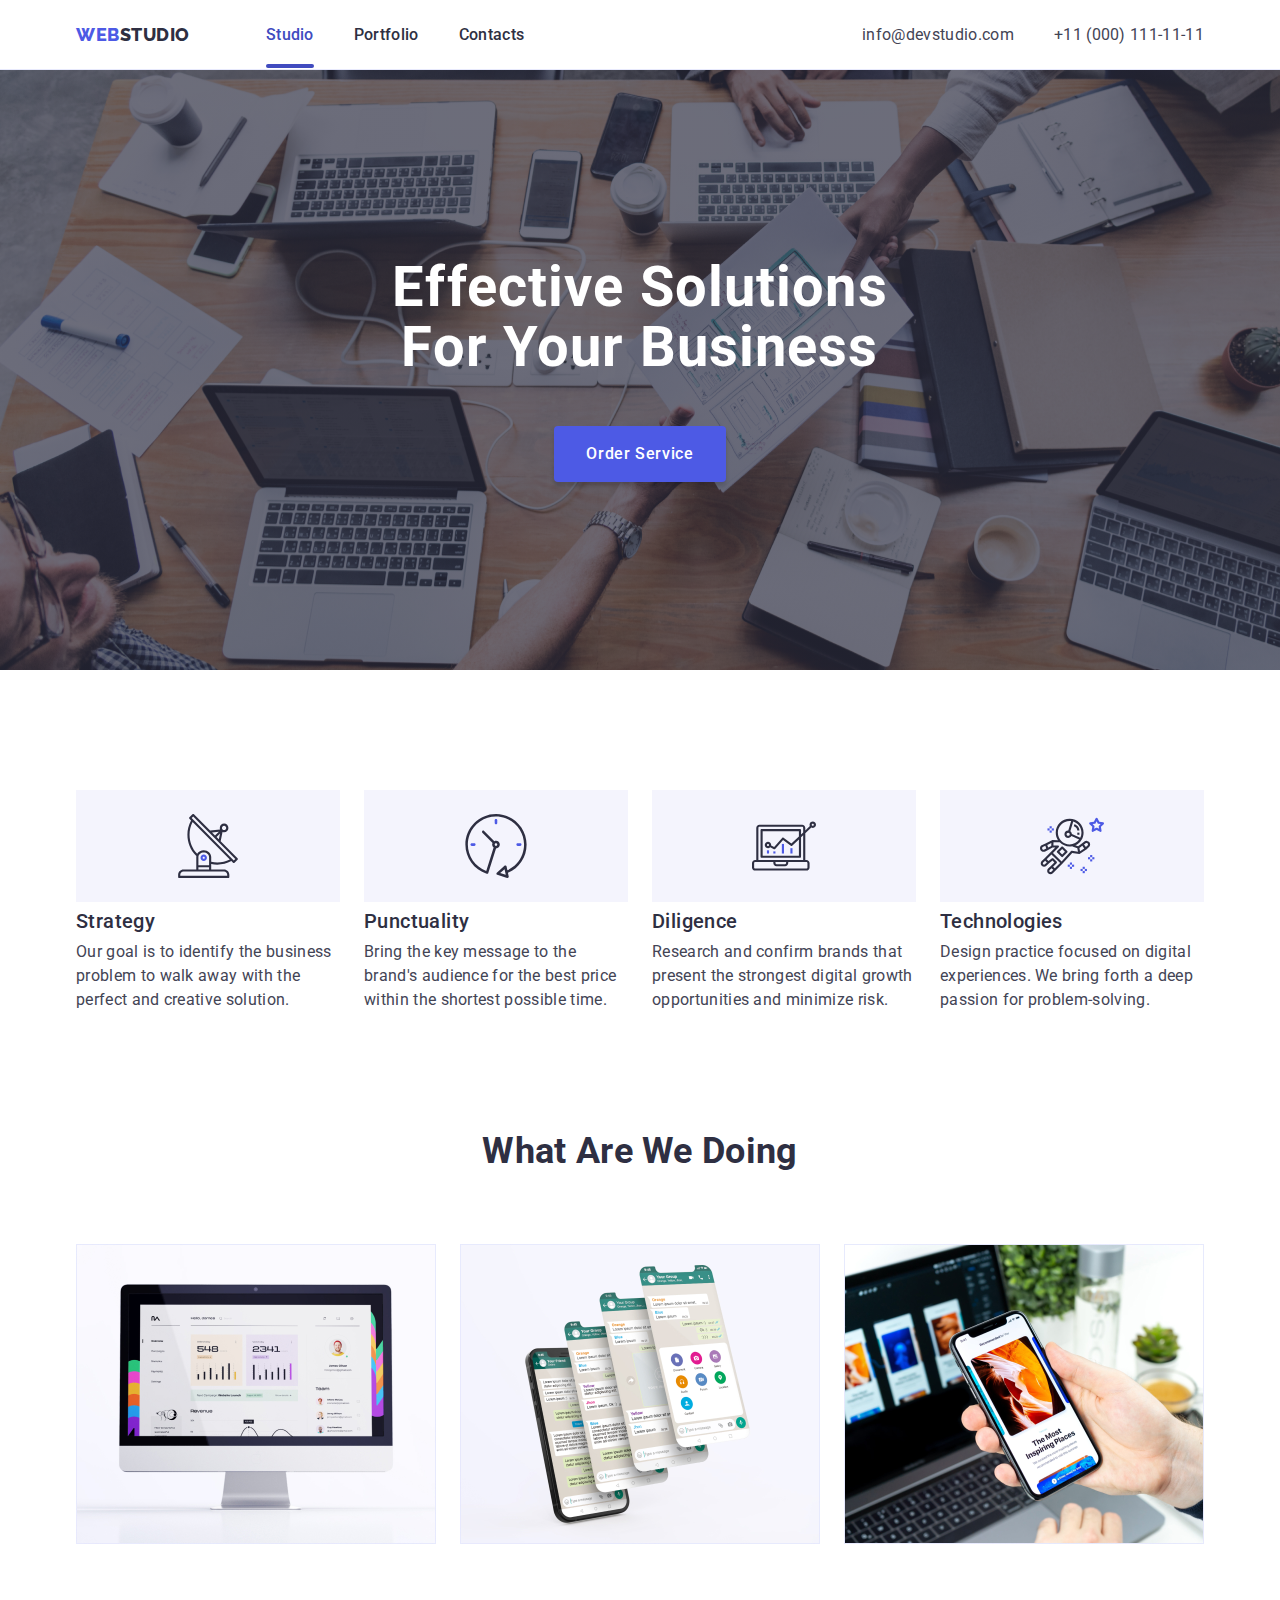
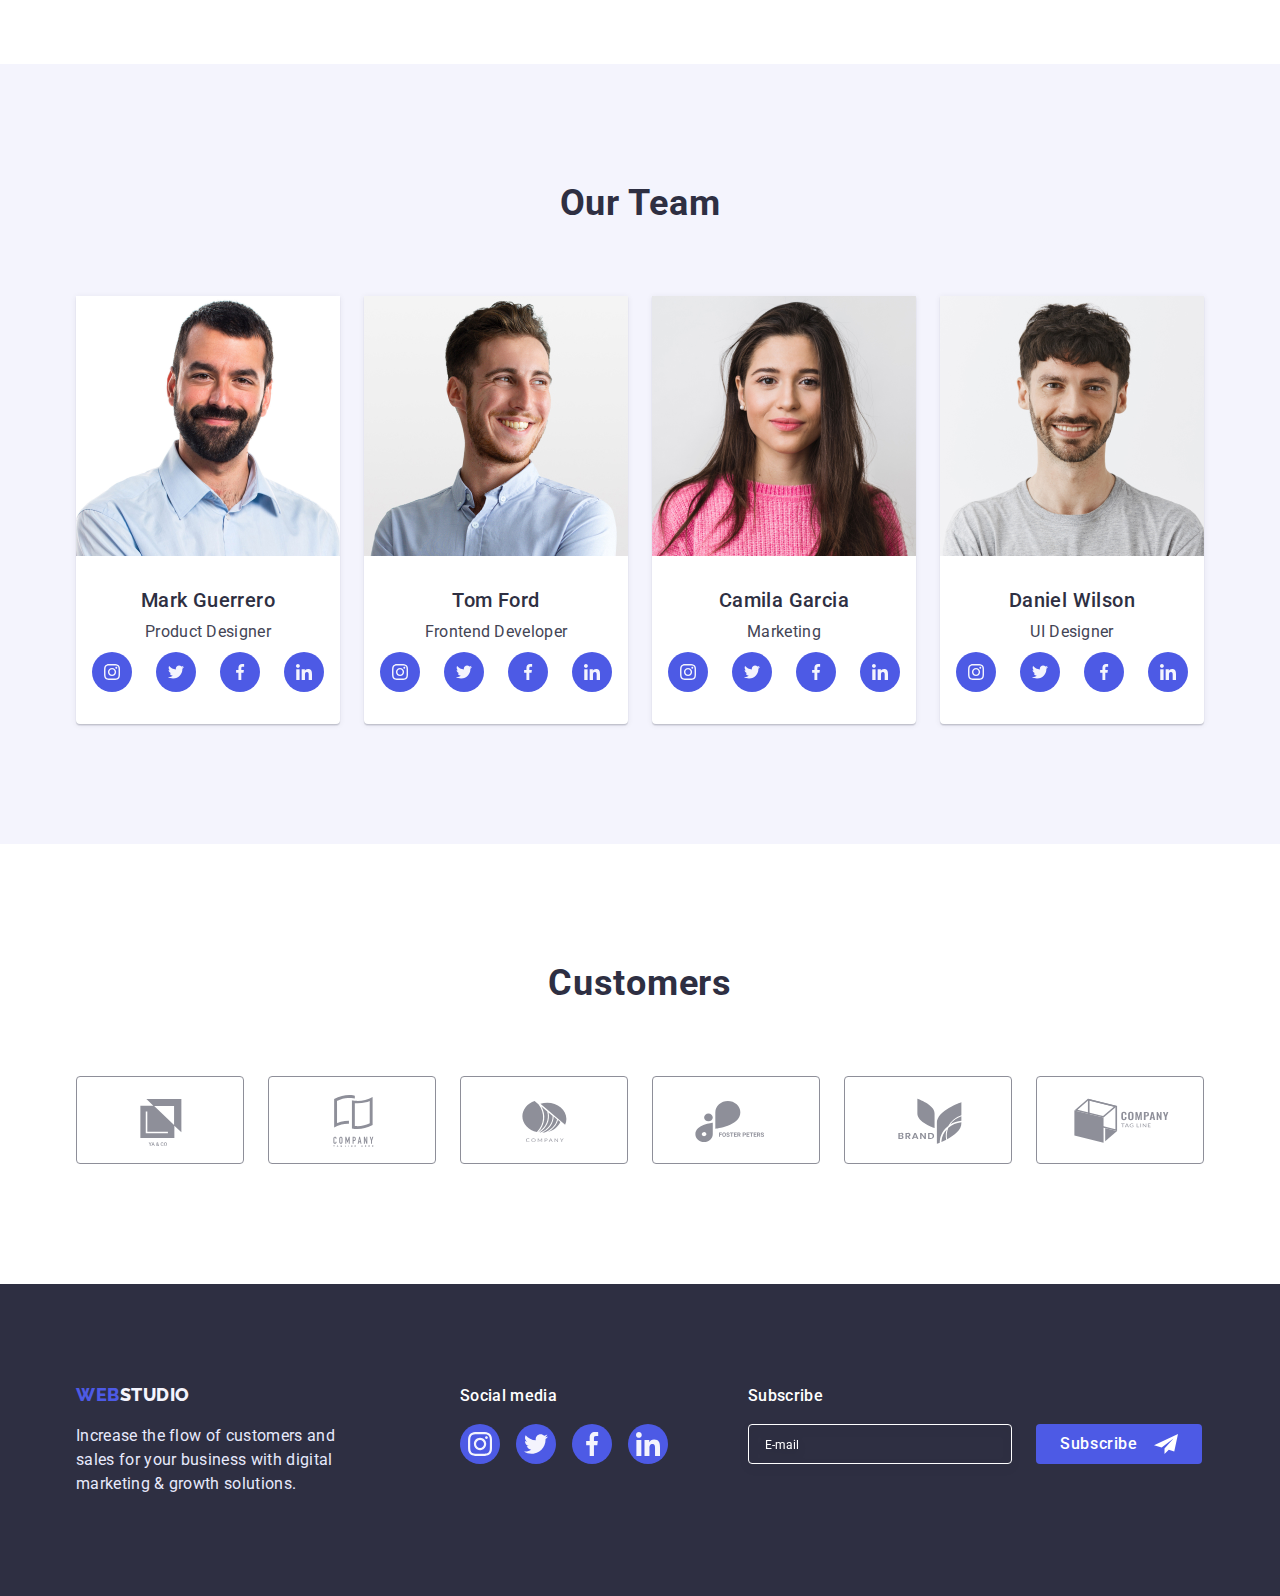
<file: index.html>
<!DOCTYPE html>
<html lang="en">
<head>
    <meta charset="UTF-8">
    <meta http-equiv="X-UA-Compatible" content="IE=edge">
    <meta name="viewport" content="width=device-width, initial-scale=1.0">
    <title>Main Page</title>
    <link rel="preconnect" href="https://fonts.googleapis.com">
    <link rel="preconnect" href="https://fonts.gstatic.com" crossorigin>
    <link href="https://fonts.googleapis.com/css2?family=Raleway:wght@800&family=Roboto:wght@400;500;700;900&display=swap"
        rel="stylesheet">
    <link rel="stylesheet" href="https://cdn.jsdelivr.net/npm/modern-normalize@1.1.0/modern-normalize.min.css">
    <link rel="stylesheet" href="./css/mobile.css">
    <link rel="stylesheet" href="./css/tablet.css">
    <link rel="stylesheet" href="./css/desktop.css">
</head>
<body>
    <!-- HEADER -->
   
     <header class="page-header">

    <!-- navigation -->

      <div class=" page-header-conteiner conteiner">
        <nav class="nav">
            <a class="logo logo-header link" href="#">Web<span class="logo-part">Studio</span></a>
            <ul class="nav-menu list">
                <li class="nav-item"><a class="nav-link link current" href="./index.html">Studio</a></li>
                <li class="nav-item"><a class="nav-link link" href="./portfolio.html">Portfolio</a></li>
                <li class="nav-item"><a class="nav-link link" href="">Contacts</a></li>
            </ul>
          </nav>

    <!-- BURGER-BUTTON -->
        
        <button type="button" class="mobile-menu-open js-open-menu">
            <svg class="mobile-menu-icon" width="32" height="22">
                <use href="./images/icons.svg#menu-hamburger-icon"></use>
            </svg>
        </button>
          
    <!-- contacts -->
    
          <address class="contact-info">
            <ul class="contacts-list list">
                <li class="contacts-item"><a class="contacts-link link" href="mailto:info@devstudio.com">info@devstudio.com</a></li>
                <li class="contacts-item"><a class="contacts-link link" href="tel:+110001111111">+11 (000) 111-11-11</a></li>
            </ul>
        </address>
      </div>
    <!-- MOBILE-MENU -->
    <div class="mobile-menu js-menu-container">
        <div class="conteiner menu-wrapper">
            <button type="button" class="mobile-menu-close js-close-menu">
                <svg class="mobile-menu-close-icon" width="8" height="8">
                    <use href="./images/icons.svg#close-modal"></use>
                </svg>
            </button>
            <ul class="nav-menu-mobile list">
                <li class="nav-mobile-item"><a class="nav-mobile-link link current" href="./index.html">Studio</a></li>
                <li class="nav-mobile-item"><a class="nav-mobile-link link" href="./portfolio.html">Portfolio</a></li>
                <li class="nav-mobile-item"><a class="nav-mobile-link link" href="">Contacts</a></li>
            </ul>
            <div class="mobile-menu-conteiner">
                <ul class="contacts-menu-list list">
                    <li class="contacts-mobile-item"><a class="contacts-mobile-link contacts-current-link link"
                            href="tel:+110001111111">+11 (000) 111-11-11</a></li>
                    <li class="contacts-mobile-item"><a class="contacts-mobile-link link"
                            href="mailto:info@devstudio.com">info@devstudio.com </a></li>
                </ul>
                <ul class="social-mobile-list list">
                    <li class="social-mobile-list-item">
                        <a href="#" class="social-mobile-list-link">
                            <svg class="social-mobile-list-image" width="24" height="24">
                                <use href="./images/icons.svg#instagram"></use>
                            </svg>
                        </a>
                    </li>
                    <li class="social-mobile-list-item">
                        <a href="#" class="social-mobile-list-link">
                            <svg class="social-mobile-list-image" width="24" height="24">
                                <use href="./images/icons.svg#twitter"></use>
                            </svg>
                        </a>
                    </li>
                    <li class="social-mobile-list-item">
                        <a href="#" class="social-mobile-list-link">
                            <svg class="social-mobile-list-image" width="24" height="24">
                                <use href="./images/icons.svg#facebook"></use>
                            </svg>
                        </a>
                    </li>
                    <li class="social-mobile-list-item">
                        <a href="#" class="social-mobile-list-link">
                            <svg class="social-mobile-list-image" width="24" height="24">
                                <use href="./images/icons.svg#linkedin"></use>
                            </svg>
                        </a>
                    </li>
                </ul>
                </div>
            </div>

        </div>
            


    </header>

    <!-- MAIN-CONTENT -->

    <main class="main">
        <!-- SECTION-HERO -->

        <section class="hero">
            <div class="conteiner">
                <h1 class="hero-title">Effective Solutions for Your Business</h1>
                <button class="hero-button" type="button" data-modal-open>Order Service</button>
            </div>
            
        </section>

        <!-- SECTION-ABOUT -->

        <section class="about">
            <div class="conteiner">
                <h2 class="about-title" hidden>about</h2>
            <ul class="about-list list">
                <li class="about-list-item">
                    <div class="about-icon-card">
                        <svg class="about-icon-item" width="64" height="64">
                            <use href="./images/icons.svg#antenna"></use>
                        </svg>
                    </div>
                    <h3 class="about-list-title">Strategy</h3>
                    <p class="about-list-text">Our goal is to identify the business problem to walk away with the perfect and creative solution. </p>
                </li>
                <li class="about-list-item">
                    <div class="about-icon-card">
                        <svg class="about-icon-item" width="64" height="64">
                            <use href="./images/icons.svg#clock"></use>
                        </svg>
                    </div>
                    <h3 class="about-list-title">Punctuality</h3>
                    <p class="about-list-text">Bring the key message to the brand's audience for the best price within the shortest possible time.</p>
                </li>
                <li class="about-list-item">
                    <div class="about-icon-card">
                        <svg class="about-icon-item" width="64" height="64">
                            <use href="./images/icons.svg#diagram"></use>
                        </svg>
                    </div>
                    <h3 class="about-list-title">Diligence</h3>
                    <p class="about-list-text">Research and confirm brands that present the strongest digital growth opportunities and minimize risk.</p>
                </li>
                <li class="about-list-item">
                    <div class="about-icon-card">
                        <svg class="about-icon-item" width="64" height="64">
                            <use href="./images/icons.svg#astronaut"></use>
                        </svg>
                    </div>
                    <h3 class="about-list-title">Technologies</h3>
                    <p class="about-list-text">Design practice focused on digital experiences. We bring forth a deep passion for problem-solving.</p>
                </li>
            </ul>
            </div>
        </section>

        <!-- SECTION OUR WORK -->
        
        <section class="ourwork">
            <div class="conteiner">
                <h2 class="ourwork-title">What are we doing</h2>
            <ul class="ourwork-list list">
                <li class="ourwork-list-item">
                    <picture>
                        <!-- <source srcset="./images/ourwork1.webp 1x, ./images/ourwork1@2x.webp 2x" type="image/webp"> -->
                        <source srcset="./images/ourwork1@2x.jpg 2x" type="image/jpeg">
                        <img class="ourwork-image" src="./images/ourwork1.jpg" alt="Computer" width="360">
                    </picture>
                </li>
                
                <li class="ourwork-list-item">
                    <picture>
                        <!-- <source srcset="./images/ourwork2.webp 1x, ./images/ourwork2@2x.webp 2x" type="image/webp"> -->
                        <source srcset="./images/ourwork2@2x.jpg 2x" type="image/jpeg">
                        <img class="ourwork-image"  src="./images/ourwork2.jpg" alt="Screens" width="360">
                    </picture>
                </li>
                <li class="ourwork-list-item">
                    <picture>
                        <!-- <source srcset="./images/ourwork3.webp 1x, ./images/ourwork3@2x.webp 2x" type="image/webp"> -->
                        <source srcset="./images/ourwork3@2x.jpg 2x" type="image/jpeg">
                        <img class="ourwork-image"  src="./images/ourwork3.jpg" alt="Phone" width="360">
                    </picture>
                </li>
            </ul>
            </div>

        </section>
            
        
        <!-- SECTION-OURTEAM -->

        <section class="ourteam ">
            <div class="ourteam-conteiner conteiner">
                <h2 class="ourteam-title">Our Team</h2>
            <ul class="ourteam-list list">
                <li class="ourteam-card">
                    <picture>
                        <!-- <source srcset="./images/team1.webp 1x, ./images/team1@2x.webp 2x" type="image/webp"> -->
                        <source srcset="./images/team1@2x.jpg 2x" type="image/jpeg">
                        <img class="ourteam-list-image"  src="./images/team1.jpg" alt="Men Mark" width="264">
                    </picture>
                    
                    <div class="ourteam-card-text">
                    <h3 class="ourteam-list-title">Mark Guerrero</h3>
                    <p class="ourteam-list-text">Product Designer</p>
                    <ul class="social-list list">
                        <li class="social-list-item">
                            <a href="#" class="social-list-link">
                                <svg class="social-list-image" width="16" height="16">
                                    <use href="./images/icons.svg#instagram"></use>
                                </svg>
                            </a>
                        </li>
                        <li class="social-list-item">
                            <a href="#" class="social-list-link">
                                <svg class="social-list-image" width="16" height="16">
                                    <use href="./images/icons.svg#twitter"></use>
                                </svg>
                            </a>
                        </li>
                        <li class="social-list-item">
                            <a href="#" class="social-list-link">
                                <svg class="social-list-image" width="16" height="16">
                                    <use href="./images/icons.svg#facebook"></use>
                                </svg>
                            </a>
                        </li>
                        <li class="social-list-item">
                            <a href="#" class="social-list-link">
                                <svg class="social-list-image" width="16" height="16">
                                    <use href="./images/icons.svg#linkedin"></use>
                                </svg>
                            </a>
                        </li>
                    </ul>
                    </div>
                </li>
                <li class="ourteam-card">
                    <picture>
                        <!-- <source srcset="./images/team2.webp 1x, ./images/team2@2x.webp 2x" type="image/webp"> -->
                        <source srcset="./images/team2@2x.jpg 2x" type="image/jpeg">
                        <img class="ourteam-list-image"  src="./images/team2.jpg" alt="Men Tom" width="264">
                    </picture>
                    
                    <div class="ourteam-card-text">
                    <h3 class="ourteam-list-title">Tom Ford</h3>
                    <p class="ourteam-list-text">Frontend Developer</p>
                    <ul class="social-list list">
                        <li class="social-list-item">
                            <a href="#" class="social-list-link">
                                <svg class="social-list-image" width="16" height="16">
                                    <use href="./images/icons.svg#instagram"></use>
                                </svg>
                            </a>
                        </li>
                        <li class="social-list-item">
                            <a href="#" class="social-list-link">
                                <svg class="social-list-image" width="16" height="16">
                                    <use href="./images/icons.svg#twitter"></use>
                                </svg>
                            </a>
                        </li>
                        <li class="social-list-item">
                            <a href="#" class="social-list-link">
                                <svg class="social-list-image" width="16" height="16">
                                    <use href="./images/icons.svg#facebook"></use>
                                </svg>
                            </a>
                        </li>
                        <li class="social-list-item">
                            <a href="#" class="social-list-link">
                                <svg class="social-list-image" width="16" height="16">
                                    <use href="./images/icons.svg#linkedin"></use>
                                </svg>
                            </a>
                        </li>
                    </ul>
                    </div>
                </li>
                <li class="ourteam-card">
                    <picture>
                        <!-- <source srcset="./images/team3.webp 1x, ./images/team3@2x.webp 2x" type="image/webp"> -->
                        <source srcset="./images/team3@2x.jpg 2x" type="image/jpeg">
                        <img class="ourteam-list-image"  src="./images/team3.jpg" alt="Girl Camila" width="264">
                    </picture>
                    
                    <div class="ourteam-card-text">
                    <h3 class="ourteam-list-title">Camila Garcia</h3>
                    <p class="ourteam-list-text">Marketing</p>
                    <ul class="social-list list">
                        <li class="social-list-item">
                            <a href="#" class="social-list-link">
                                <svg class="social-list-image" width="16" height="16">
                                    <use href="./images/icons.svg#instagram"></use>
                                </svg>
                            </a>
                        </li>
                        <li class="social-list-item">
                            <a href="#" class="social-list-link">
                                <svg class="social-list-image" width="16" height="16">
                                    <use href="./images/icons.svg#twitter"></use>
                                </svg>
                            </a>
                        </li>
                        <li class="social-list-item">
                            <a href="#" class="social-list-link">
                                <svg class="social-list-image" width="16" height="16">
                                    <use href="./images/icons.svg#facebook"></use>
                                </svg>
                            </a>
                        </li>
                        <li class="social-list-item">
                            <a href="#" class="social-list-link">
                                <svg class="social-list-image" width="16" height="16">
                                    <use href="./images/icons.svg#linkedin"></use>
                                </svg>
                            </a>
                        </li>
                    </ul>
                    </div>
                </li>
                <li class="ourteam-card">
                    <picture>
                        <!-- <source srcset="./images/team4.webp 1x, ./images/team4@2x.webp 2x" type="image/webp"> -->
                        <source srcset="./images/team4@2x.jpg 2x" type="image/jpeg">
                        <img class="ourteam-list-image"  src="./images/team4.jpg" alt="Men Daniel" width="264">
                    </picture>
                    
                    <div class="ourteam-card-text">
                    <h3 class="ourteam-list-title">Daniel Wilson</h3>
                    <p class="ourteam-list-text">UI Designer</p>
                    <ul class="social-list list">
                        <li class="social-list-item">
                            <a href="#" class="social-list-link">
                                <svg class="social-list-image" width="16" height="16">
                                    <use href="./images/icons.svg#instagram"></use>
                                </svg>
                            </a>
                        </li>
                        <li class="social-list-item">
                            <a href="#" class="social-list-link">
                                <svg class="social-list-image" width="16" height="16">
                                    <use href="./images/icons.svg#twitter"></use>
                                </svg>
                            </a>
                        </li>
                        <li class="social-list-item">
                            <a href="#" class="social-list-link">
                                <svg class="social-list-image" width="16" height="16">
                                    <use href="./images/icons.svg#facebook"></use>
                                </svg>
                            </a>
                        </li>
                        <li class="social-list-item">
                            <a href="#" class="social-list-link">
                                <svg class="social-list-image" width="16" height="16">
                                    <use href="./images/icons.svg#linkedin"></use>
                                </svg>
                            </a>
                        </li>
                    </ul>
                    </div>
                </li>
            </ul>
            </div>
        </section>

        <!-- SECTION CUSTOMERS -->

        <section class="customers ">
            <div class="customers-conteiner conteiner">
                <h2 class="customers-title">Customers</h2>
            <ul class="customers-list list">
                <li class="customers-list-item">
                    <a href="#" class="customers-item-link">
                        <svg class="customers-item-image" width="104" height="56">
                            <use href="./images/icons.svg#Logo"></use>
                        </svg>
                    </a>
                </li>
                <li class="customers-list-item">
                    <a href="#" class="customers-item-link">
                        <svg class="customers-item-image" width="104" height="56">
                            <use href="./images/icons.svg#Logo2"></use>
                        </svg>
                    </a>
                </li>
                <li class="customers-list-item">
                    <a href="#" class="customers-item-link">
                        <svg class="customers-item-image" width="104" height="56">
                            <use href="./images/icons.svg#Logo3"></use>
                        </svg>
                    </a>
                </li>
                <li class="customers-list-item">
                    <a href="#" class="customers-item-link">
                        <svg class="customers-item-image" width="104" height="56">
                            <use href="./images/icons.svg#Logo4"></use>
                        </svg>
                    </a>
                </li>
                <li class="customers-list-item">
                    <a href="#" class="customers-item-link">
                        <svg class="customers-item-image" width="104" height="56">
                            <use href="./images/icons.svg#Logo5"></use>
                        </svg>
                    </a>
                </li>
                <li class="customers-list-item">
                    <a href="#" class="customers-item-link">
                        <svg class="customers-item-image" width="104" height="56">
                            <use href="./images/icons.svg#Logo6"></use>
                        </svg>
                    </a>
                </li>
            </ul>
            </div>

        </section>

    </main>
    <!-- FOOTER -->

    <footer class="footer">
        <div class="conteiner footer-conteiner">
                <div class="footer-box">
                    <a class="logo link footer-mobile" href="#">Web<span class="logo-footer">Studio</span></a>
                    <p class="footer-text">Increase the flow of customers and sales for your business with digital marketing & growth
                        solutions.</p>
                </div>
                <div class="social-footer-box">
                    <p class="social-box-title">Social media</p>
                    <ul class="social-list list social-list-footer">
                        <li class="social-list-item">
                            <a href="#" class="social-list-link social-link-footer">
                                <svg class="social-list-image" width="24" height="24">
                                    <use href="./images/icons.svg#instagram"></use>
                                </svg>
                            </a>
                        </li>
                        <li class="social-list-item">
                            <a href="#" class="social-list-link social-link-footer">
                                <svg class="social-list-image" width="24" height="24">
                                    <use href="./images/icons.svg#twitter"></use>
                                </svg>
                            </a>
                        </li>
                        <li class="social-list-item">
                            <a href="#" class="social-list-link social-link-footer">
                                <svg class="social-list-image" width="24" height="24">
                                    <use href="./images/icons.svg#facebook"></use>
                                </svg>
                            </a>
                        </li>
                        <li class="social-list-item">
                            <a href="#" class="social-list-link social-link-footer">
                                <svg class="social-list-image" width="24" height="24">
                                    <use href="./images/icons.svg#linkedin"></use>
                                </svg>
                            </a>
                        </li>
                    </ul>
                </div>
      
        <div class="subscribe-wrapper">
            <p class="subscribe-form-subtitle">Subscribe</p>
            <form class="footer-subscribe-form">
                <input type="email" class="subscribe-form-input" required placeholder="E-mail">
                <button type="submit" class="subscribe-form-button">Subscribe
                    <svg class="subscribe-icon" width="24" height="24">
                    <use href="./images/icons.svg#Telegram"></use>
                    </svg>
                    </button>
            </form>
        </div>
        </div>
    </footer>

    <!-- MODAL WINDOW -->

    <div class="backdrop is-hidden" data-modal>
        <div class="modal">
            <button class="modal-close-btn" data-modal-close><svg class="modal-close-btn-icon" width="8" height="8">
                <use href="./images/icons.svg#close-modal"></use>
            </svg></button>

            <!-- MODAL FORM -->

            <form class="modal-form">
                <p class="form-subtitle">Leave your contacts and we will call you back</p>
                <label class="modal-form-label">
                    <span class="modal-form-input-description">Name</span>
                    <span class="modal-form-wrapper">
                        <input type="text" name="user_name" class="modal-form-input" required>
                        <svg class="modal-form-icon" width="18" height="24">
                            <use href="./images/icons.svg#person-black"></use>
                        </svg>
                    </span>
                </label>
                <label class="modal-form-label">
                    <span class="modal-form-input-description">Phone</span>
                    <span class="modal-form-wrapper">
                        <input type="tel" name="user_phone" class="modal-form-input" required>
                        <svg class="modal-form-icon" width="18" height="24">
                            <use href="./images/icons.svg#phone-black"></use>
                        </svg>
                    </span>
                </label>
                <label class="modal-form-label">
                    <span class="modal-form-input-description">Email</span>
                    <span class="modal-form-wrapper">
                        <input type="email" name="user_email" class="modal-form-input">
                        <svg class="modal-form-icon" width="18" height="24">
                            <use href="./images/icons.svg#email-black"></use>
                        </svg>
                    </span>
                </label>
                <label class="modal-form-label">
                    <span class="modal-form-input-description">Comment</span>
                    <textarea name="user_message" class="modal-form-textarea" placeholder="Text input"></textarea>
                </label>
                
                <input id="user-policy" name="user_policy" type="checkbox" class="modal-form-checkbox visually-hidden">
                <label for="user-policy" class="modal-form-check-desc">I accept the terms and conditions of the&nbsp;<a class=" label-link" href="#">Privacy Policy</a></label>
                
                <button type="submit" class="modal-form-submit">Send</button>
            </form>
        </div>
    </div>
    <script src="./js/mobile-menu.js"></script>
    <script src="./js/modal.js"></script>
</body>
</html>
</file>
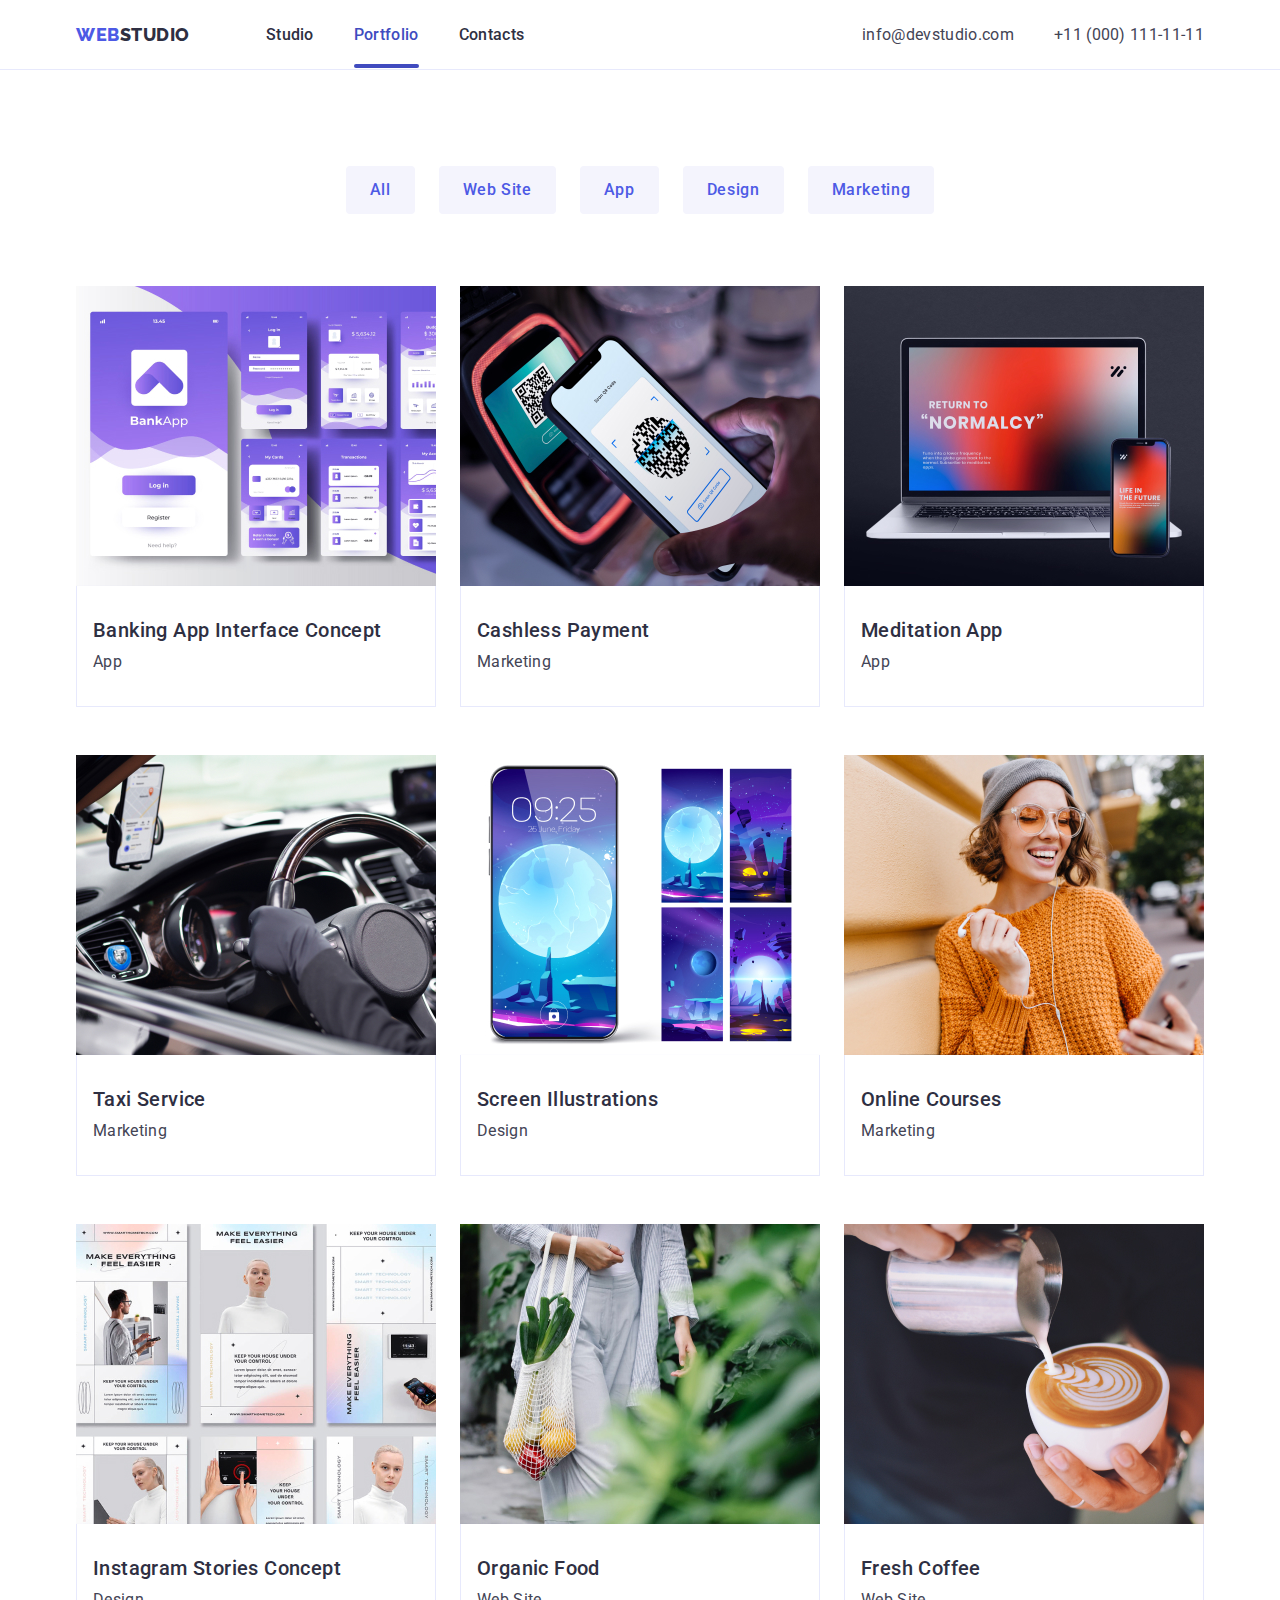
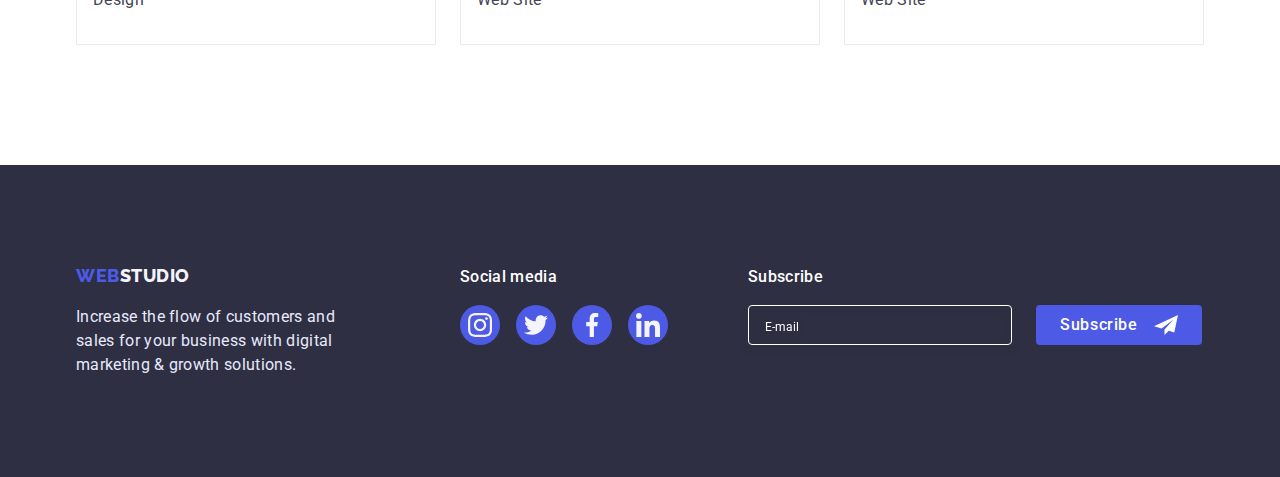
<file: portfolio.html>
<!DOCTYPE html>
<html lang="en">
<head>
    <meta charset="UTF-8">
    <meta http-equiv="X-UA-Compatible" content="IE=edge">
    <meta name="viewport" content="width=device-width, initial-scale=1.0">
    <title>Portfolio</title>
    <link rel="preconnect" href="https://fonts.googleapis.com">
    <link rel="preconnect" href="https://fonts.gstatic.com" crossorigin>
    <link href="https://fonts.googleapis.com/css2?family=Raleway:wght@800&family=Roboto:wght@400;500;700;900&display=swap"
        rel="stylesheet">
    <link rel="stylesheet" href="https://cdn.jsdelivr.net/npm/modern-normalize@1.1.0/modern-normalize.min.css">
    <link rel="stylesheet" href="./css/mobile.css">
    <link rel="stylesheet" href="./css/tablet.css">
    <link rel="stylesheet" href="./css/desktop.css">
</head>
<body>
    <!-- HEADER -->
    <header class="page-header">
        
        <!-- navigation -->
        <div class="page-header-conteiner conteiner">
            <nav class="nav">
                <a class="logo logo-header link" href="#">Web<span class="logo-part">Studio</span></a>
                <ul class="nav-menu list">
                    <li class="nav-item"><a class="nav-link link" href="./index.html">Studio</a></li>
                    <li class="nav-item"><a class="nav-link link current" href="./portfolio.html">Portfolio</a></li>
                    <li class="nav-item"><a class="nav-link link" href="">Contacts</a></li>
                </ul>
            </nav>
            <!-- contacts -->
            <address class="contact-info">
                <ul class="contacts-list list">
                    <li class="contacts-item"><a class="contacts-link link" href="mailto:info@devstudio.com">info@devstudio.com</a>
                    </li>
                    <li class="contacts-item"><a class="contacts-link link" href="tel:+110001111111">+11 (000) 111-11-11</a></li>
                </ul>
            </address>
        </div>
    
    </header>
    
    <!-- MAIN-CONTENT -->
   
    <main>
        
        <!-- BUTTON-FILTER -->
        
        <section class="ourproduct">
            <div class="conteiner">
                <h1 class="section-title">PORTFOLIO</h1>
            
            <ul class="filter-button-list list">
                <li class="filter-item"><button class="filter-button" type="button">All</button></li>
                <li class="filter-item"><button class="filter-button" type="button">Web Site</button></li>
                <li class="filter-item"><button class="filter-button" type="button">App</button></li>
                <li class="filter-item"><button class="filter-button" type="button">Design</button></li>
                <li class="filter-item"><button class="filter-button" type="button">Marketing</button></li>
            </ul>
         
        
            <ul class="ourproduct-list list">
                <li class="ourproduct-item">
                    <a href="" class="card-item link"><div class="ourproduct-item-wrapper"><img class="ourfroduct-image" src="./images/portfoliopage/img.jpg" alt="Banking App" width="360">
                    <p class="overlay">14 Stylish and User-Friendly App Design Concepts · Task Manager App · Calorie Tracker App · Exotic Fruit Ecommerce App · Cloud Storage App</p></div>
                    <div class="card-bottom">
                    <h2 class="ourproduct-list-title">Banking App Interface Concept</h2>
                    <p class="ourproduct-list-text">App</p>
                    </div>
                    </a>
                    
                </li>
                <li class="ourproduct-item">
                    <a href="#" class="card-item link"><div class="ourproduct-item-wrapper"><img class="ourfroduct-image" src="./images/portfoliopage/img-2.jpg" alt="Cashless Payment" width="360">
                    <p class="overlay">14 Stylish and User-Friendly App Design Concepts · Task Manager App · Calorie Tracker App · Exotic Fruit Ecommerce App · Cloud Storage App</p></div>
                    <div class="card-bottom">
                    <h2 class="ourproduct-list-title">Cashless Payment</h2>
                    <p class="ourproduct-list-text">Marketing</p>
                    </div>
                    </a>
                    
                </li>
                <li class="ourproduct-item">
                    <a href="#" class="card-item link"><div class="ourproduct-item-wrapper"><img class="ourfroduct-image" src="./images/portfoliopage/img-3.jpg" alt="Computer and phone" width="360">
                    <p class="overlay">14 Stylish and User-Friendly App Design Concepts · Task Manager App · Calorie Tracker App · Exotic Fruit Ecommerce App · Cloud Storage App</p></div>
                    <div class="card-bottom">
                    <h2 class="ourproduct-list-title">Meditation App</h2>
                    <p class="ourproduct-list-text">App</p>
                    </div>
                    </a>
                    
                </li>
                <li class="ourproduct-item">
                    <a href="#" class="card-item link"><div class="ourproduct-item-wrapper"><img class="ourfroduct-image" src="./images/portfoliopage/img-4.jpg" alt="Taxi Service" width="360">
                    <p class="overlay">14 Stylish and User-Friendly App Design Concepts · Task Manager App · Calorie Tracker App · Exotic Fruit Ecommerce App · Cloud Storage App</p></div>
                    <div class="card-bottom">
                    <h2 class="ourproduct-list-title">Taxi Service</h2>
                    <p class="ourproduct-list-text">Marketing</p>
                    </div>
                    </a>
                    
                </li>
                <li class="ourproduct-item">
                    <a href="#" class="card-item link"><div class="ourproduct-item-wrapper"><img class="ourfroduct-image" src="./images/portfoliopage/img-5.jpg" alt="Screens" width="360">
                    <p class="overlay">14 Stylish and User-Friendly App Design Concepts · Task Manager App · Calorie Tracker App · Exotic Fruit Ecommerce App · Cloud Storage App</p></div>
                    <div class="card-bottom">
                    <h2 class="ourproduct-list-title">Screen Illustrations</h2>
                    <p class="ourproduct-list-text">Design</p>
                    </div>
                    </a>
                    
                </li>
                <li class="ourproduct-item">
                    <a href="#" class="card-item link"><div class="ourproduct-item-wrapper"><img class="ourfroduct-image" src="./images/portfoliopage/img-6.jpg" alt="Online Courses" width="360">
                    <p class="overlay">14 Stylish and User-Friendly App Design Concepts · Task Manager App · Calorie Tracker App · Exotic Fruit Ecommerce App · Cloud Storage App</p></div>
                    <div class="card-bottom">
                    <h2 class="ourproduct-list-title">Online Courses</h2>
                    <p class="ourproduct-list-text">Marketing</p>
                    </div>
                    </a>
                    
                </li>
                <li class="ourproduct-item">
                    <a href="#" class="card-item link"><div class="ourproduct-item-wrapper"><img class="ourfroduct-image" src="./images/portfoliopage/img-7.jpg" alt="Concept for Instagram" width="360">
                    <p class="overlay">14 Stylish and User-Friendly App Design Concepts · Task Manager App · Calorie Tracker App · Exotic Fruit Ecommerce App · Cloud Storage App</p></div>
                    <div class="card-bottom">
                    <h2 class="ourproduct-list-title">Instagram Stories Concept</h2>
                    <p class="ourproduct-list-text">Design</p>
                    </div>
                    </a>
                    
                </li>
                <li class="ourproduct-item">
                    <a href="#" class="card-item link"><div class="ourproduct-item-wrapper"><img class="ourfroduct-image" src="./images/portfoliopage/img-8.jpg" alt="Organic Food" width="360">
                    <p class="overlay">14 Stylish and User-Friendly App Design Concepts · Task Manager App · Calorie Tracker App · Exotic Fruit Ecommerce App · Cloud Storage App</p></div>
                    <div class="card-bottom">
                    <h2 class="ourproduct-list-title">Organic Food</h2>
                    <p class="ourproduct-list-text">Web Site</p>
                    </div>
                    </a>
                    
                </li>
                <li class="ourproduct-item">
                    <a href="#" class="card-item link"><div class="ourproduct-item-wrapper"><img class="ourfroduct-image" src="./images/portfoliopage/img-9.jpg" alt="Fresh Coffee" width="360">
                    <p class="overlay">14 Stylish and User-Friendly App Design Concepts · Task Manager App · Calorie Tracker App · Exotic Fruit Ecommerce App · Cloud Storage App</p></div>
                    <div class="card-bottom">
                    <h2 class="ourproduct-list-title">Fresh Coffee</h2>
                    <p class="ourproduct-list-text">Web Site</p>
                    </div>
                    </a>
                    
                </li>
            </ul>
            </div>
        </section>

    </main>
    <!-- FOOTER -->

    <footer class="footer">
        <div class="conteiner footer-conteiner">
        <div class="footer-box">
        <a class="logo link" href="#">Web<span class="logo-footer">Studio</span></a>
        <p class="footer-text">Increase the flow of customers and sales for your business with digital marketing & growth solutions.</p>
        </div>
        <div class="social-footer-box">
            <p class="social-box-title">Social media</p>
            <ul class="social-list list social-list-footer">
                <li class="social-list-item">
                    <a href="#" class="social-list-link social-link-footer">
                        <svg class="social-list-image" width="24" height="24">
                            <use href="./images/icons.svg#instagram"></use>
                        </svg>
                    </a>
                </li>
                <li class="social-list-item">
                    <a href="#" class="social-list-link social-link-footer">
                        <svg class="social-list-image" width="24" height="24">
                            <use href="./images/icons.svg#twitter"></use>
                        </svg>
                    </a>
                </li>
                <li class="social-list-item">
                    <a href="#" class="social-list-link social-link-footer">
                        <svg class="social-list-image" width="24" height="24">
                            <use href="./images/icons.svg#facebook"></use>
                        </svg>
                    </a>
                </li>
                <li class="social-list-item">
                    <a href="#" class="social-list-link social-link-footer">
                        <svg class="social-list-image" width="24" height="24">
                            <use href="./images/icons.svg#linkedin"></use>
                        </svg>
                    </a>
                </li>
            </ul>
        </div>
        <div class="subscribe-wrapper">
            <p class="subscribe-form-subtitle">Subscribe</p>
            <form class="footer-subscribe-form">
                <input type="email" class="subscribe-form-input" required placeholder="E-mail">
                <button type="submit" class="subscribe-form-button">Subscribe
                    <svg class="subscribe-icon" width="24" height="24">
                        <use href="./images/icons.svg#Telegram"></use>
                    </svg>
                </button>
            </form>
        </div>
        </div>
    </footer>
</body>
</html>
</file>
<file: css/mobile.css>
:root {
    --primary-color: #434455;
    --secondary-color: #2E2F42;
    --logo-web: #4D5AE5;
    --white: #FFFFFF;
    --active-color: #404BBF;
    --logo-footer: #F4F4FD;
    --footer-text: #E7E9FC;
    --primary-font: 'Roboto', sans-serif;
    --secondary-font: 'Raleway', sans-serif;
}

h1,
h2,
h3,
h4,
h5,
h6,
p {
    margin-top: 0;
    margin-bottom: 0;
}

ul,
ol {
    margin-top: 0;
    margin-bottom: 0;
    padding-left: 0;
}

img {
    display: block;
    max-width: 100%;
    height: auto;
}

button {
    cursor: pointer;
}

.list {
    list-style: none;
}

.link {
    text-decoration: none;
}

body {
    font-family: var(--primary-font);
    font-weight: 400;
    font-size: 16px;
    line-height: 1.5em;
    letter-spacing: 0.02em;
    color: var(--primary-color);
}

.conteiner {
    width: 100%;
    padding-left: 16px;
    padding-right: 16px;
    margin-left: auto;
    margin-right: auto;
    
    
}
.visually-hidden {
    position: absolute;
    width: 1px;
    height: 1px;
    margin: -1px;
    padding: 0;
    overflow: hidden;
    bottom: 0;
    clip: rect(0 0 0 0);
}

/* ======================<<<LOGOTYPE>>>====================== */
.logo {
    font-family: var(--secondary-font);
    font-weight: 800;
    font-size: 18px;
    line-height: 1.17em;
    letter-spacing: 0.03em;
    text-transform: uppercase;
    color: var(--logo-web);
}

.logo-part {
    color: var(--secondary-color);
}

.logo-footer {
    color: var(--logo-footer)
}

/* ======================<<<LOGOTYPE>>>====================== */
@media screen and (min-width: 428px) {
    .conteiner {
        width: 428px;
        
        
    }
}
/* MOBILE-MENU */

@media screen and (max-width: 767px) {
    .nav-menu {
            display: none;
        }
    
        .contact-info {
            display: none;
        }
    
        .mobile-menu-open {
            background-color: transparent;
            border: 0;
            padding: 0;
            line-height: 0;
        }
    
        .mobile-menu-icon {
            stroke: #2E2F42;
        }
    
       

    
    .mobile-menu {
            position: fixed;
            width: 100%;
            height: 100%;
            z-index: 1000;
            top: 0;
            left: 0;
            opacity: 0;
            visibility: hidden;
            pointer-events: none;
            transition: opacity 250ms cubic-bezier(0.4, 0, 0.2, 1), visibility 250ms cubic-bezier(0.4, 0, 0.2, 1);
        }
    
        .mobile-menu.is-open {
            opacity: 1;
            visibility: visible;
            pointer-events: auto;
    
        }
    
        .menu-wrapper {
            display: flex;
            flex-direction: column;
            justify-content: space-between;
            
            position: relative;
            height: 100%;
            padding: 80px 40px 40px 40px;
            background-color: #ffffff;
        }
    
        .mobile-menu-close {
            position: absolute;
            top: 24px;
            right: 24px;
            display: flex;
            justify-content: center;
            align-items: center;
            width: 24px;
            height: 24px;
    
            padding: 0;
            background-color: #E7E9FC;
            border: 1px solid #2E2F42;
            border-radius: 50%;
        }
    
        .mobile-menu-close-icon {
            fill: #2E2F42;
        }
    
        .nav-mobile-link {
            font-weight: 700;
            font-size: 36px;
            line-height: 1.11em;
            text-transform: capitalize;
            color: var(--secondary-color);
    
            transition: color 250ms cubic-bezier(0.4, 0, 0.2, 1);
    
        }
    
        .nav-mobile-item:not(:last-child) {
            margin-bottom: 40px;
        }
    
        .nav-link:hover,
        .nav-link:focus {
            color: var(--active-color);
        }
        .contacts-mobile-link {
            font-weight: 500;
            font-style: 24px;
            line-height: 1.2em;
            color: var(--primary-color);
            transition: color 250ms cubic-bezier(0.4, 0, 0.2, 1);
    
        }
    
        .contacts-mobile-link:hover,
        .contacts-mobile-link:focus {
            color: var(--active-color);
        }
        .contacts-menu-list {
            margin-bottom: 48px;
        }
    
        .contacts-mobile-item:first-child {
            margin-bottom: 40px;
        }
    
        .contacts-current-link {
            font-weight: 700;
            font-size: 7vw;
            line-height: 1.11em;
            text-transform: capitalize;
            color: #4D5AE5;
    
        }
    
        /* SOCIAL-LIST */
        .social-mobile-list {
            display: flex;
            justify-content: space-between;
        }
    
        .social-mobile-list-link {
            display: flex;
            justify-content: center;
            align-items: center;
    
    
            width: 40px;
            height: 40px;
            border-radius: 50%;
            color: rgba(244, 244, 253, 1);
            background-color: #4D5AE5;
            transition: background-color 250ms cubic-bezier(0.4, 0, 0.2, 1);
        }
    
        .social-mobile-list-link:hover,
        .social-mobile-list-link:focus {
            background-color: #404BBF;
    
        }
    
        .social-mobile-list-image {
            fill: currentColor;
        }
}
/* ======================<<<HEADER>>>====================== */
.page-header-conteiner {
    display: flex;
    justify-content: space-between;
    align-items: center;
}

.page-header {
    padding-top: 24px;
    padding-bottom: 24px;
    border-bottom: 1px solid #E7E9FC;
}


/* ======================<<<HEADER>>>====================== */

/* ======================<<<SECTION HERO>>>====================== */
.hero {
    padding-top: 112px;
    padding-bottom: 112px;
    max-width: 428px;
    background-image: linear-gradient(rgba(46, 47, 66, 0.7), rgba(46, 47, 66, 0.7)), url(../images/hero-bg-mobile.jpg);
    background-repeat: no-repeat;
    background-size:cover;
    margin-right: auto;
    margin-left: auto;
}
@media screen and (min-width: 320px), (min-device-pixel-ratio: 2),
(min-resolution: 192dpi) {
    .hero {
        background-image: linear-gradient(rgba(46, 47, 66, 0.7), rgba(46, 47, 66, 0.7)),
        url(../images/hero-bg-mobile@2x.jpg);
        }
}
    
.hero-title {
    margin-right: auto;
    margin-left: auto;
    margin-bottom: 72px;

    max-width: 320px;
    font-weight: 700;
    font-size: 36px;
    text-align: center;
    line-height: 1.11em;
    letter-spacing: 0.02em;
    text-transform: capitalize;
    color: var(--white);
}

.hero-button {
    display: block;

    margin: 0 auto;
    padding-top: 16px;
    padding-right: 32px;
    padding-bottom: 16px;
    padding-left: 32px;

    font-size: 16px;
    font-weight: 500;
    line-height: 1.5em;
    letter-spacing: 0.04em;
    font-family: inherit;
    background-color: var(--logo-web);
    color: var(--white);
    box-shadow: 0px 4px 4px rgba(0, 0, 0, 0.15);
    border: none;
    border-radius: 4px;

    transition: background-color 250ms cubic-bezier(0.4, 0, 0.2, 1);

}

.hero-button:hover,
.hero-button:focus {
    background-color: var(--active-color);
}
/* ======================<<<SECTION HERO>>>====================== */

/* ======================<<<SECTION ABOUT>>>====================== */
.about {
    padding-top: 96px;
    padding-bottom: 96px;
}
.about-list-title {
    margin-bottom: 8px;

    font-weight: 700;
    font-size: 36px;
    line-height: 1.11em;
    letter-spacing: 0.02em;
    text-align: center;
    color: var(--secondary-color);
}
.about-list-item:not(:last-child) {
    margin-bottom: 72px;

}
/* ======================<<<SECTION ABOUT>>>====================== */

/* ======================<<<SECTION OURTEAM>>>====================== */
.ourteam {
    padding-top: 96px;
    padding-bottom: 96px;
    background-color: var(--logo-footer);
}
.ourteam-card {
    margin-left: auto;
    margin-right: auto;
    
    width: 264px;

    box-shadow: 0px 1px 6px rgba(46, 47, 66, 0.08), 0px 1px 1px rgba(46, 47, 66, 0.16), 0px 2px 1px rgba(46, 47, 66, 0.08);
    border-radius: 0px 0px 4px 4px;
    background-color: var(--white);
}
.ourteam-card:not(:last-child) {
    margin-bottom: 72px;

}

.social-list {
    display: flex;
    justify-content: center;
    gap: 24px;
}

.social-list-link {
    display: flex;
    justify-content: center;
    align-items: center;

    width: 40px;
    height: 40px;
    border-radius: 50%;
    color: rgba(244, 244, 253, 1);
    background-color: #4D5AE5;
    transition: background-color 250ms cubic-bezier(0.4, 0, 0.2, 1);



}

.social-list-link:hover,
.social-list-link:focus {
    background-color: #404BBF;

}

.social-list-image {
    fill: currentColor;
}
.ourteam-title {
    margin-bottom: 72px;

    font-weight: 700;
    font-size: 36px;
    line-height: 1.11em;
    letter-spacing: 0.02em;
    text-align: center;
    text-transform: capitalize;
    color: var(--secondary-color);
}

.ourteam-card-text {
    padding-top: 32px;
    padding-bottom: 32px;
}

.ourteam-list-title {
    margin-bottom: 8px;

    font-weight: 500;
    font-size: 20px;
    line-height: 1.2em;
    letter-spacing: 0.02em;
    text-align: center;
    color: var(--secondary-color);
}

.ourteam-list-text {

    text-align: center;
    margin-bottom: 8px;

}
/* ======================<<<SECTION OURTEAM>>>====================== */
/* ======================<<<SECTION CUSTOMERS>>>====================== */
.customers {
    padding-top: 96px;
    padding-bottom: 96px;
}
.customers-title {
    margin-bottom: 72px;

    font-weight: 700;
    font-size: 36px;
    line-height: 1.11em;
    letter-spacing: 0.02em;
    text-align: center;
    text-transform: capitalize;
    color: var(--secondary-color);
}
.customers-list {
    display: flex;
    justify-content: center;
    flex-wrap: wrap;
    column-gap: 16px;
    row-gap: 72px;
}
.customers-list-item {
    flex-basis: calc((100% - 16px) / 2);
}
.customers-item-link {
    display: flex;
    justify-content: center;
    align-items: center;
    width: 100%;
    height: 88px;
    border: 1px solid #8E8F99;
    border-radius: 4px;
    color: #8E8F99;

    transition: border 250ms cubic-bezier(0.4, 0, 0.2, 1),

}

.customers-item-link:hover,
.customers-item-link:focus {
    border: 1px solid #404BBF;
}

.customers-item-image {
    fill: currentColor;
    transition: fill 250ms cubic-bezier(0.4, 0, 0.2, 1);
}

.customers-item-link:hover .customers-item-image,
.customers-item-link:focus .customers-item-image {
    fill: #404BBF;
}
/* ======================<<<SECTION CUSTOMERS>>>====================== */

/* ======================<<<FOOTER>>>====================== */
.footer {
    padding-top: 96px;
    padding-bottom: 96px;
    background-color: var(--secondary-color);
}
.footer-conteiner {
    display: flex;
    flex-direction: column;
    align-items: center;
    gap: 72px;
}
.footer-box {
    max-width: 264px;
    text-align: center;
    /* margin-right: 120px; */

}
.footer-text {
    margin-top: 16px;
    text-align: start;
    color: var(--footer-text);
}
.social-footer-box {
    max-width: 208px;
}
.social-box-title {
    margin-bottom: 16px;
    font-weight: 500;
    text-align: center;
    color: #FFFFFF;
}
.social-list-footer {
    gap: 16px;

    transition: background-color 250ms cubic-bezier(0.4, 0, 0.2, 1);
}

.social-link-footer:hover,
.social-link-footer:focus {
    background-color: #31D0AA;
}
.subscribe-wrapper {
    width: 100%;
}
.footer-subscribe-form {

    display: flex;
    flex-direction: column;
    align-items: center;
    gap: 16px;
}
.subscribe-form-subtitle {
    margin-bottom: 16px;
    font-weight: 500;
    font-size: 16px;
    line-height: 1.5em;
    text-align: center;
    color: #FFFFFF;
}
.subscribe-form-input {

    /* margin-right: 24px; */
    width: 100%;
    height: 40px;
    padding: 8px 16px 8px 16px;
    border: 1px solid #FFFFFF;
    filter: drop-shadow(0px 4px 4px rgba(0, 0, 0, 0.15));
    border-radius: 4px;
    background-color: inherit;
    color: #FFFFFF;
    transition: border-color 250ms cubic-bezier(0.4, 0, 0.2, 1);

}
.subscribe-form-input:focus {
    outline: none;
    border-color: #4D5AE5
}
.subscribe-form-input::placeholder {
    font-size: 12px;
    line-height: 2em;
    color: #FFFFFF;

}
.subscribe-form-button {
    display: flex;
    justify-content: center;
    align-items: center;
    min-width: 165px;
    height: 40px;
    padding: 8px 24px;

    font-weight: 500;
    font-size: 16px;
    line-height: 1.5em;
    align-items: center;
    text-align: center;
    letter-spacing: 0.04em;
    background-color: #4D5AE5;
    border: none;
    border-radius: 4px;
    color: #FFFFFF;
    transition: background-color 250ms cubic-bezier(0.4, 0, 0.2, 1);
}

.subscribe-icon {
    margin-left: 16px;
    fill: #FFFFFF;
}

.subscribe-form-button:focus,
.subscribe-form-button:hover {
    background-color: var(--active-color);
}

/* ======================<<<FOOTER>>>====================== */

/* ======================<<<MODAL WINDOW>>>====================== */
.backdrop {
    position: fixed;
    z-index: 100;
    top: 0;
    left: 0;
    width: 100%;
    height: 100%;
    opacity: 1;
    background-color: rgba(46, 47, 66, 0.4);
    transition: opacity 250ms cubic-bezier(0.4, 0, 0.2, 1), visibility 250ms cubic-bezier(0.4, 0, 0.2, 1);
}

.backdrop.is-hidden {
    opacity: 0;
    visibility: hidden;
    pointer-events: none;
}

.modal {
    position: absolute;
    top: 50%;
    left: 50%;
    padding: 72px 24px 24px 24px;

    width: 408px;

    background-color: #FCFCFC;
    box-shadow: 0px 1px 1px rgba(0, 0, 0, 0.14), 0px 1px 3px rgba(0, 0, 0, 0.12), 0px 2px 1px rgba(0, 0, 0, 0.2);
    border-radius: 4px;

    transform: translate(-50%, -50%) scale(1);
    transition: transform 250ms cubic-bezier(0.4, 0, 0.2, 1);
}
@media screen and (max-width:427px) {
    .modal {
        width: 95%;
    }
    
} 
    


.modal-close-btn {
    position: absolute;
    top: 24px;
    right: 24px;
    display: flex;
    justify-content: center;
    align-items: center;

    width: 24px;
    height: 24px;
    padding: 0;
    color: #2E2F42;
    background-color: #E7E9FC;
    border: 1px solid rgba(0, 0, 0, 0.1);
    border-radius: 50%;
    transition: background-color 250ms cubic-bezier(0.4, 0, 0.2, 1), border-radius 250ms cubic-bezier(0.4, 0, 0.2, 1);

}

.modal-close-btn:hover,
.modal-close-btn:focus {
    background-color: #404BBF;
}

.modal-close-btn-icon {
    transition: fill 250ms cubic-bezier(0.4, 0, 0.2, 1);
}

.modal-close-btn:hover .modal-close-btn-icon,
.modal-close-btn:focus .modal-close-btn-icon {
    fill: #FFFFFF;
}
/* ======================<<<MODAL WINDOW>>>====================== */

/* ======================<<<MODAL FORM>>>====================== */
.modal-form {
    display: flex;
    flex-direction: column;
}

.form-subtitle {
    margin-bottom: 16px;

    font-weight: 500;
    font-size: 16px;
    line-height: 1.5em;
    text-align: center;
    letter-spacing: 0.02em;
    color: #2E2F42;
}

.modal-form-label {
    margin-bottom: 8px;
}

.modal-form-wrapper {
    display: block;
    position: relative;
}

.modal-form-icon {
    display: block;
    position: absolute;
    top: 50%;
    left: 12px;
    transform: translateY(-50%);
    fill: #2E2F42;
    transition: fill 250ms cubic-bezier(0.4, 0, 0.2, 1);
}

.modal-form-input-description {
    display: block;
    margin-bottom: 4px;

    font-size: 12px;
    line-height: 1.16em;
    letter-spacing: 0.04em;
    color: #8E8F99;
}

.modal-form-input {
    width: 100%;
    height: 40px;
    padding-left: 38px;

    border: 1px solid rgba(46, 47, 66, 0.4);
    border-radius: 4px;
    transition: border-color 250ms cubic-bezier(0.4, 0, 0.2, 1);
}

.modal-form-input:focus {
    outline: none;
    border-color: #4D5AE5;
}

.modal-form-input:focus+.modal-form-icon {
    fill: #4D5AE5;
}

.modal-form-textarea {
    resize: none;
    width: 100%;
    height: 120px;
    padding: 8px 16px;
    border: 1px solid rgba(46, 47, 66, 0.4);
    border-radius: 4px;
    transition: border-color 250ms cubic-bezier(0.4, 0, 0.2, 1);
}

.modal-form-texterea::placeholder {
    font-size: 12px;
    line-height: 1.16em;
    letter-spacing: 0.04em;
    color: rgba(46, 47, 66, 0.4);
}

.modal-form-textarea:focus {
    outline: none;
    border-color: #4D5AE5;
}

.modal-form-check-desc {
    display: flex;
    align-items: center;
    margin-bottom: 24px;

    font-size: 12px;
    line-height: 1.16em;
    letter-spacing: 0.04em;
    color: #8E8F99;
}

.label-link {
    color: #4D5AE5;
}

.modal-form-check-desc::before {
    display: block;
    content: '';
    width: 16px;
    height: 16px;
    margin-right: 8px;
    border: 1px solid rgba(46, 47, 66, 0.4);
    border-radius: 2px;
    cursor: pointer;
}

.modal-form-checkbox:checked+.modal-form-check-desc::before,
.modal-form-checkbox:focus+.modal-form-check-desc::before {
    background-color: #404BBF;
    background-image: url(../images/checked.svg);
    background-repeat: no-repeat;
    background-position: center;
    transition: background-color 250ms cubic-bezier(0.4, 0, 0.2, 1);
}

.modal-form-submit {
    display: block;
    min-width: 169px;

    margin: 0 auto;
    padding-top: 16px;
    padding-right: 32px;
    padding-bottom: 16px;
    padding-left: 32px;

    font-size: 16px;
    font-weight: 500;
    line-height: 1.5em;
    letter-spacing: 0.04em;
    font-family: inherit;
    background-color: var(--logo-web);
    color: var(--white);
    box-shadow: 0px 4px 4px rgba(0, 0, 0, 0.15);
    border: none;
    border-radius: 4px;

    transition: background-color 250ms cubic-bezier(0.4, 0, 0.2, 1);

}

.modal-form-submit:hover,
.modal-form-focus {
    background-color: var(--active-color);
}
/* ======================<<<MODAL FORM>>>====================== */

/* ++++++++++++++++++++++<<<PAGE PORTFOLIO>>>++++++++++++++++++++++ */

/* ======================<<<FILTER BUTTON>>>====================== */
.section-title {
    display: none;
}

.filter-button-list {
    display: flex;
    justify-content: center;
    gap: 24px;

    margin-bottom: 72px;
    ;
}

.filter-button {
    padding-top: 12px;
    padding-right: 24px;
    padding-bottom: 12px;
    padding-left: 24px;

    font-size: 16px;
    font-weight: 500;
    line-height: 1.5em;
    letter-spacing: 0.04em;
    font-family: inherit;
    background-color: var(--logo-footer);
    color: var(--logo-web);
    border: none;
    border-radius: 4px;

    transition: color 250ms cubic-bezier(0.4, 0, 0.2, 1), background-color 250ms cubic-bezier(0.4, 0, 0.2, 1), box-shadow 250ms cubic-bezier(0.4, 0, 0.2, 1);


}

.filter-button:hover,
.filter-button:focus {
    background-color: var(--active-color);
    color: var(--white);
    box-shadow: 0px 3px 1px rgba(0, 0, 0, 0.1), 0px 2px 1px rgba(0, 0, 0, 0.08), 0px 2px 2px rgba(0, 0, 0, 0.12);
}
/* ======================<<<FILTER BUTTON>>>====================== */

/* ======================<<<OURPRODUCT CARD>>>====================== */
.ourproduct {
    padding-top: 96px;
    padding-bottom: 120px;
}

.ourproduct-list {
    display: flex;
    flex-wrap: wrap;
    row-gap: 48px;
    column-gap: 24px;
}

.ourproduct-item {
    flex-basis: calc((100% - 48px) / 3);
}

.card-item {
    display: block;

    transition: box-shadow 250ms cubic-bezier(0.4, 0, 0.2, 1);

}

.card-item:hover,
.card-item:focus {
    box-shadow: 0px 1px 6px rgba(46, 47, 66, 0.08), 0px 1px 1px rgba(46, 47, 66, 0.16), 0px 2px 1px rgba(46, 47, 66, 0.08);
}

.card-item:hover .overlay,
.card-item:focus .overlay {
    transform: translate(0, 0);
}

.card-bottom {
    padding-top: 32px;
    padding-bottom: 32px;
    padding-left: 16px;

    border: 1px solid #E7E9FC;
    border-top: none;

}

.ourproduct-list-title {
    margin-bottom: 8px;

    font-weight: 500;
    font-size: 20px;
    line-height: 1.2em;
    letter-spacing: 0.02em;
    color: var(--secondary-color);
}

.ourproduct-list-text {
    color: var(--primary-color);
}

.ourproduct-item-wrapper {
    position: relative;
    overflow: hidden;
}

.overlay {
    position: absolute;
    top: 0;
    left: 0;
    width: 100%;
    height: 100%;

    transform: translate(0, 100%);
    transition: transform 250ms cubic-bezier(0.4, 0, 0.2, 1);

    padding: 40px 32px 0 32px;

    color: #F4F4FD;
    font-size: 16px;
    background-color: #4D5AE5;

}
/* ======================<<<OURPRODUCT CARD>>>====================== */
</file>
<file: css/tablet.css>
@media screen and (max-width: 1157px) {
    .ourwork {
        display: none;
    }
    .about-icon-card {
        display: none;
        }

}
@media screen and (min-width: 768px) {
    .conteiner {
        width: 768px;
    }
    .mobile-menu-open {
        display: none;
    }
    .mobile-menu {
        display: none;
    }
    .about-icon-card {
        display: none;
    }

    
    /* ======================<<<HEADER>>>====================== */
.page-header {
    padding: 0;
}
.nav {
    display: flex;
    align-items: center;
}
.nav-menu {
    display: flex;
    align-items: center;

    margin-left: 120px;
}
.nav-item:not(:first-child) {
    margin-left: 40px;

}
.nav-link {
    color: var(--secondary-color);
    font-weight: 500;

    transition: color 250ms cubic-bezier(0.4, 0, 0.2, 1);

}

.nav-link:hover,
.nav-link:focus {
    color: var(--active-color);
}
.contact-info {
    font-style: normal;
}
.contacts-item:first-child {
    margin-bottom: 12px;
}
.contacts-link {
    color: var(--primary-color);
    transition: color 250ms cubic-bezier(0.4, 0, 0.2, 1);

}

.contacts-link:hover,
.contacts-link:focus {
    color: var(--active-color);
}
.logo-header,
.nav-link {
    padding-top: 24px;
    padding-bottom: 24px;
}
.current {
    position: relative;
    color: #404BBF;
}
.nav-link.current:after {
    content: '';
    display: block;
    position: absolute;
    bottom: 0;
    left: 0;
    width: 100%;
    height: 4px;


    content: '';
    background: #404BBF;
    border-radius: 2px;
}
    /* ======================<<<HEADER>>>====================== */

    /* ======================<<<SECTION HERO>>>====================== */
.hero {
    max-width: 768px;
    background-image: linear-gradient(rgba(46, 47, 66, 0.7), rgba(46, 47, 66, 0.7)),
            url(../images/hero-bg-tablet.jpg);
    
    }
@media screen and (min-device-pixel-ratio: 2) and (min-width: 768px),
(min-resolution: 192dpi) and (min-width: 768px) {
.hero {
    background-image: linear-gradient(rgba(46, 47, 66, 0.7), rgba(46, 47, 66, 0.7)),
    url(../images/hero-bg-tablet@2x.jpg);
    }
}
   
.hero-title {
    max-width: 496px;
    margin-bottom: 36px;
    font-size: 56px;
    line-height: 1.07em;
}
    /* ======================<<<SECTION HERO>>>====================== */

    /* ======================<<<SECTION ABOUT>>>====================== */

.about-list {
    display: flex;
    flex-wrap: wrap;
    column-gap: 24px;
    row-gap: 72px;

}
.about-list-item {
    flex-basis: calc((100% - 24px) / 2);
}
.about-list-item:not(:last-child) {
    margin-bottom: 0;

}
.about-list-title {
    text-align: start;
}
    /* ======================<<<SECTION ABOUT>>>====================== */

/* ======================<<<SECTION OURTEAM>>>====================== */
.ourteam-conteiner {
    padding-left: 108px;
    padding-right: 108px;
}
.ourteam-list {
    display: flex;
    flex-wrap: wrap;
    column-gap: 24px;
    row-gap: 64px;
}
.ourteam-card {
    flex-basis: calc((100% - 24px) / 2);
}
.ourteam-card:not(:last-child) {
    margin-bottom: 0;
}
/* ======================<<<SECTION OURTEAM>>>====================== */
/* ======================<<<SECTION CUSTOMERS>>>====================== */
.customers-conteiner {
    padding-left: 92px;
    padding-right: 92px;
}
.customers-list {
    column-gap: 24px;
    }
.customers-list-item {
    flex-basis: calc((100% - 48px) / 3);
}
/* ======================<<<SECTION CUSTOMERS>>>====================== */

/* ======================<<<FOOTER>>>====================== */
.footer-conteiner {
    width: 600px;
    flex-direction: row;
    flex-wrap: wrap;

    align-items:baseline;
    column-gap: 24px;
    row-gap: 72px;
}
.footer-box {
    text-align: start;
    /* margin-right: 120px; */
}
.social-box-title {
    text-align: start;
}
.footer-subscribe-form {
    
    flex-direction: row;
    gap: 24px;
}
.subscribe-form-subtitle {
    text-align: start;
}
.subscribe-form-input {
    width: 264px;
}
/* ======================<<<FOOTER>>>====================== */
    
}
</file>
<file: css/desktop.css>
@media screen and (min-width: 1158px) {
    .conteiner {
        padding-left: 15px;
        padding-right: 15px;
        width: 1158px;
    }
    /* ======================<<<HEADER>>>====================== */
.nav-menu {
    margin-left: 76px;
}    
.contact-info {
    margin-left: auto;
    font-style: normal;
}

.contacts-item:last-child {
    margin-left: 40px;
}
.contacts-item:first-child {
    margin-bottom: 0;
}

.contacts-list {
    display: flex;
    align-items: center;
}
    /* ======================<<<HEADER>>>====================== */

    /* ======================<<<SECTION HERO>>>====================== */
.hero {
    padding-top: 188px;
    padding-bottom: 188px;
    max-width: 1440px;
    background-image: linear-gradient(rgba(46, 47, 66, 0.7), rgba(46, 47, 66, 0.7)),
            url(../images/hero-bg-desktop.jpg);
    }
    @media screen and (min-device-pixel-ratio: 2) and (min-width: 1158px),
    (min-resolution: 192dpi) and (min-width: 1158px) {
.hero {
    background-image: linear-gradient(rgba(46, 47, 66, 0.7), rgba(46, 47, 66, 0.7)),
    url(../images/hero-bg-desktop@2x.jpg);
    }
}
.hero-title {
    margin-bottom: 48px;
}
                
    /* ======================<<<SECTION HERO>>>====================== */
        
    /* ======================<<<SECTION ABOUT>>>====================== */
.about {
    padding-top: 120px;
    padding-bottom: 120px;
}
.about-list {
    gap: 24px;
}
.about-list-item {
    flex-basis: calc((100% - 72px) / 4);
}
.about-icon-card {
    display: flex;
    justify-content: center;
    align-items: center;
    height: 112px;
    margin-bottom: 8px;
    background-color: rgba(244, 244, 253, 1);

}
.about-list-title {
    font-weight: 500;
    font-size: 20px;
}
    /* ======================<<<SECTION ABOUT>>>====================== */
/* ======================<<<SECTION OURWORK>>>====================== */

.ourwork {
    
    padding-bottom: 120px;
}
.ourwork-title {
    margin-bottom: 72px;

    font-weight: 700;
    font-size: 36px;
    line-height: 1.11em;
    text-align: center;
    text-transform: capitalize;
    color: var(--secondary-color);
}
.ourwork-list {
    display: flex;
    gap: 24px;
}
.ourwork-list-item {
    flex-basis: calc((100% - 48px) / 3);
} 
/* ======================<<<SECTION OURWORK>>>====================== */
/* ======================<<<SECTION OURTEAM>>>====================== */
.ourteam {
    padding-top: 120px;
    padding-bottom: 120px;
}

.ourteam-card {
    flex-basis: calc((100% - 72px) / 4);
}
/* ======================<<<SECTION OURTEAM>>>====================== */
/* ======================<<<SECTION CUSTOMERS>>>====================== */
.customers {
    padding-top: 120px;
    padding-bottom: 120px;
}

.customers-list {
    gap: 24px;
}
.customers-list-item {
    flex-basis: calc((100% - 120px) / 6);
}
/* ======================<<<SECTION CUSTOMERS>>>====================== */

/* ======================<<<FOOTER>>>====================== */
.footer {
    padding-top: 100px;
    padding-bottom: 100px;
}
.footer-conteiner {
    flex-wrap: nowrap;
    gap:0;
}
.footer-box {
    margin-left: 0;
    margin-right: 120px;

}
.subscribe-wrapper {
    margin-left: 80px;
}
/* ======================<<<FOOTER>>>====================== */
}
</file>
